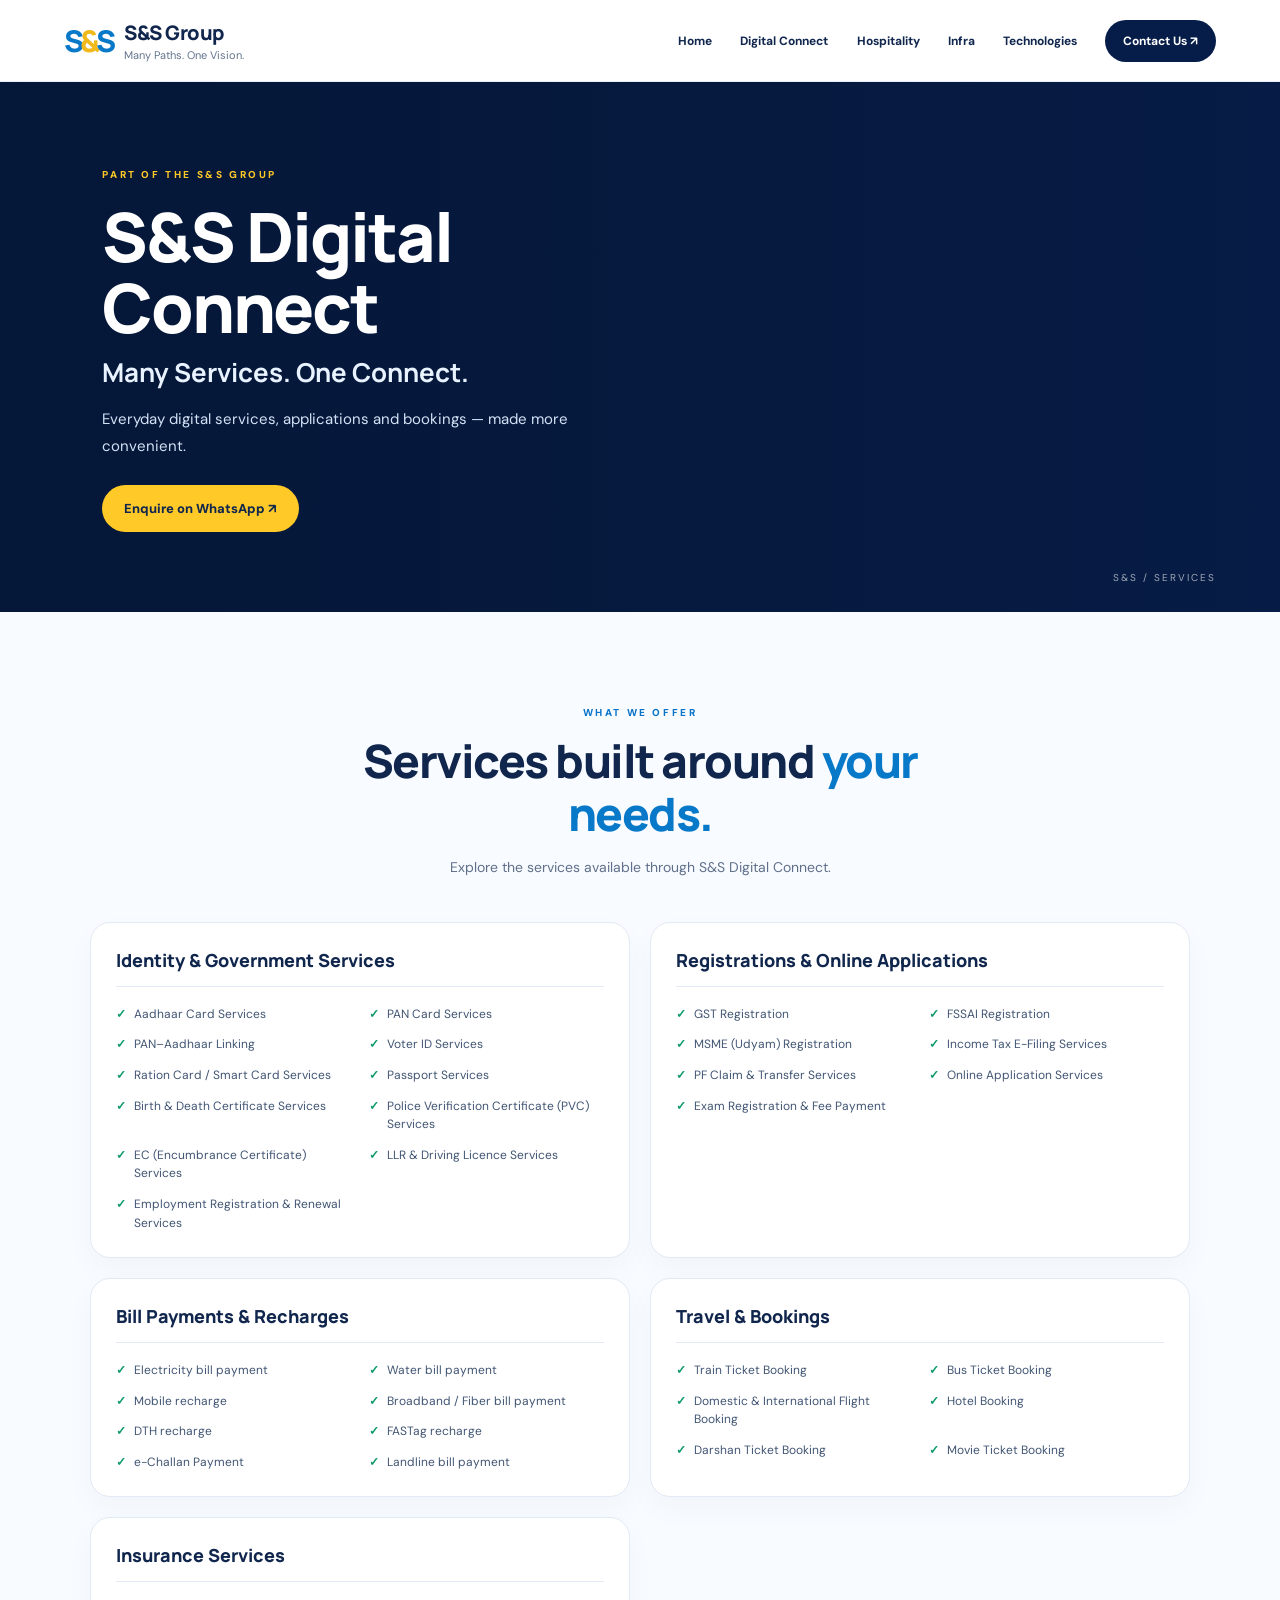
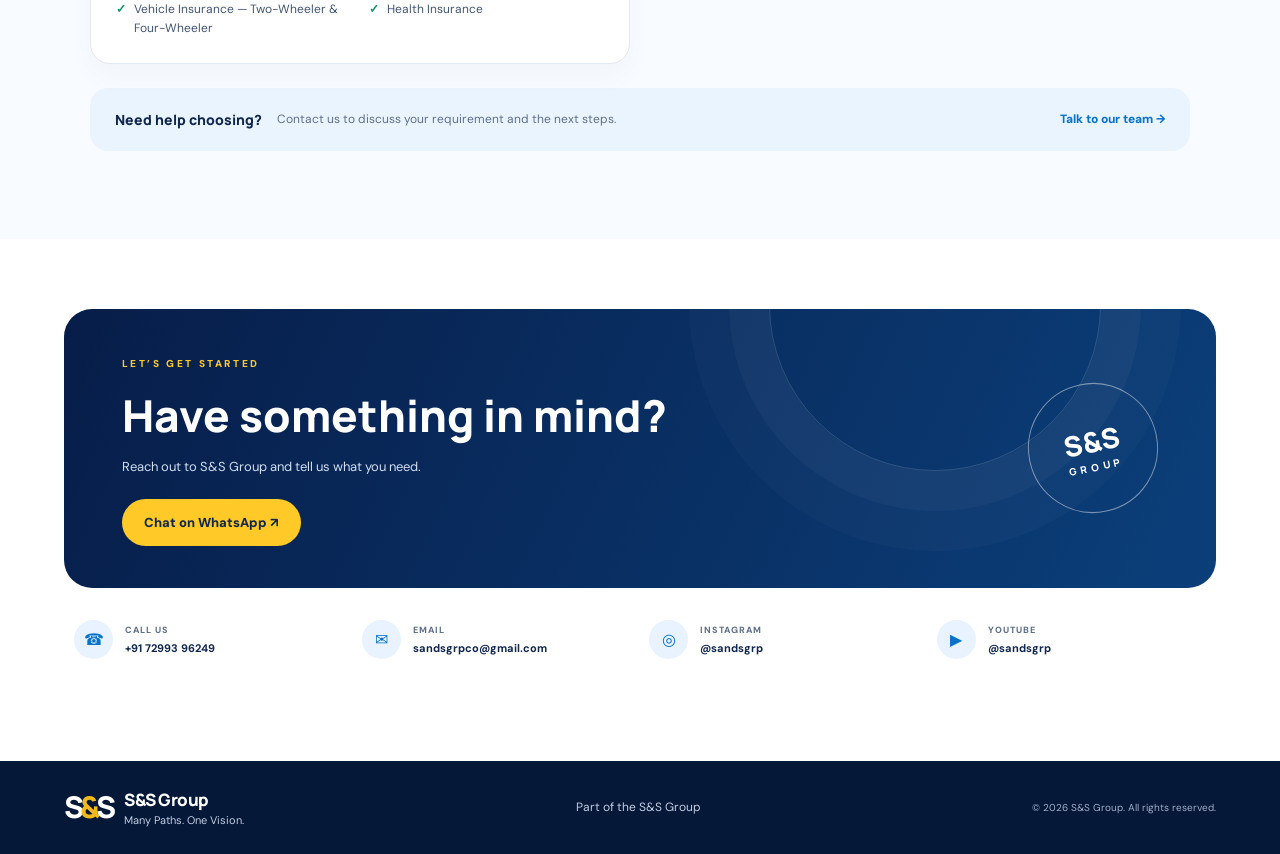
<file: digital-connect.html>
<!DOCTYPE html><html lang="en"><head><meta charset="UTF-8"><meta name="viewport" content="width=device-width, initial-scale=1.0"><meta name="description" content="S&S Digital Connect — Many Services. One Connect."><title>S&S Digital Connect | S&S Group</title><link rel="preconnect" href="https://fonts.googleapis.com"><link rel="preconnect" href="https://fonts.gstatic.com" crossorigin><link href="https://fonts.googleapis.com/css2?family=DM+Sans:wght@400;500;600;700&family=Manrope:wght@400;500;600;700;800&display=swap" rel="stylesheet"><link rel="stylesheet" href="style.css"></head><body class="detail-page blue"><header class="site-header"><a class="brand" href="index.html"><span class="brand-mark">S<span>&</span>S</span><span><b>S&S Group</b><small>Many Paths. One Vision.</small></span></a><button class="menu-toggle" aria-label="Toggle navigation" aria-expanded="false">☰</button><nav class="nav"><a href="index.html">Home</a><a href="digital-connect.html">Digital Connect</a><a href="hospitality.html">Hospitality</a><a href="infra.html">Infra</a><a href="technologies.html">Technologies</a><a class="nav-cta" href="#contact">Contact Us ↗</a></nav></header><main><section class="detail-hero"><div class="detail-hero-photo" style="background-image:linear-gradient(90deg,rgba(5,23,55,.94),rgba(5,23,55,.62),rgba(5,23,55,.2)),url('https://images.unsplash.com/photo-1516321318423-f06f85e504b3?auto=format&fit=crop&w=2000&q=90')"></div><div class="detail-hero-content"><span class="eyebrow">PART OF THE S&S GROUP</span><h1>S&S Digital Connect</h1><h2>Many Services. One Connect.</h2><p>Everyday digital services, applications and bookings — made more convenient.</p><a class="button button-gold" href="https://wa.me/917299396249" target="_blank" rel="noopener">Enquire on WhatsApp ↗</a></div><span class="detail-index">S&S / SERVICES</span></section><section class="section detail-services"><div class="section-heading"><span class="eyebrow">WHAT WE OFFER</span><h2>Services built around <em>your needs.</em></h2><p>Explore the services available through S&S Digital Connect.</p></div><div class="service-grid"><article class="service-group"><h3>Identity & Government Services</h3><ul><li>Aadhaar Card Services</li><li>PAN Card Services</li><li>PAN–Aadhaar Linking</li><li>Voter ID Services</li><li>Ration Card / Smart Card Services</li><li>Passport Services</li><li>Birth & Death Certificate Services</li><li>Police Verification Certificate (PVC) Services</li><li>EC (Encumbrance Certificate) Services</li><li>LLR & Driving Licence Services</li><li>Employment Registration & Renewal Services</li></ul></article><article class="service-group"><h3>Registrations & Online Applications</h3><ul><li>GST Registration</li><li>FSSAI Registration</li><li>MSME (Udyam) Registration</li><li>Income Tax E-Filing Services</li><li>PF Claim & Transfer Services</li><li>Online Application Services</li><li>Exam Registration & Fee Payment</li></ul></article><article class="service-group"><h3>Bill Payments & Recharges</h3><ul><li>Electricity bill payment</li><li>Water bill payment</li><li>Mobile recharge</li><li>Broadband / Fiber bill payment</li><li>DTH recharge</li><li>FASTag recharge</li><li>e-Challan Payment</li><li>Landline bill payment</li></ul></article><article class="service-group"><h3>Travel & Bookings</h3><ul><li>Train Ticket Booking</li><li>Bus Ticket Booking</li><li>Domestic & International Flight Booking</li><li>Hotel Booking</li><li>Darshan Ticket Booking</li><li>Movie Ticket Booking</li></ul></article><article class="service-group"><h3>Insurance Services</h3><ul><li>Vehicle Insurance — Two-Wheeler & Four-Wheeler</li><li>Health Insurance</li></ul></article></div><div class="service-note"><b>Need help choosing?</b><span>Contact us to discuss your requirement and the next steps.</span><a href="https://wa.me/917299396249" target="_blank" rel="noopener">Talk to our team →</a></div></section><section class="contact-section" id="contact"><div class="contact-banner"><div><span class="eyebrow">LET’S GET STARTED</span><h2>Have something in mind?</h2><p>Reach out to S&S Group and tell us what you need.</p><a class="button button-gold" href="https://wa.me/917299396249" target="_blank" rel="noopener">Chat on WhatsApp ↗</a></div><div class="contact-orbit">S&S<br><span>GROUP</span></div></div><div class="contact-details"><div><span class="detail-icon">☎</span><span><small>CALL US</small><a href="tel:+917299396249">+91 72993 96249</a></span></div><div><span class="detail-icon">✉</span><span><small>EMAIL</small><a href="mailto:sandsgrpco@gmail.com">sandsgrpco@gmail.com</a></span></div><div><span class="detail-icon">◎</span><span><small>INSTAGRAM</small><a href="https://www.instagram.com/sandsgrp" target="_blank" rel="noopener">@sandsgrp</a></span></div><div><span class="detail-icon">▶</span><span><small>YOUTUBE</small><a href="https://www.youtube.com/@sandsgrp" target="_blank" rel="noopener">@sandsgrp</a></span></div></div></section></main><footer class="footer"><a class="brand brand-light" href="index.html"><span class="brand-mark">S<span>&</span>S</span><span><b>S&S Group</b><small>Many Paths. One Vision.</small></span></a><span>Part of the S&S Group</span><small>© <span id="year"></span> S&S Group. All rights reserved.</small></footer><script src="script.js"></script></body></html>
</file>
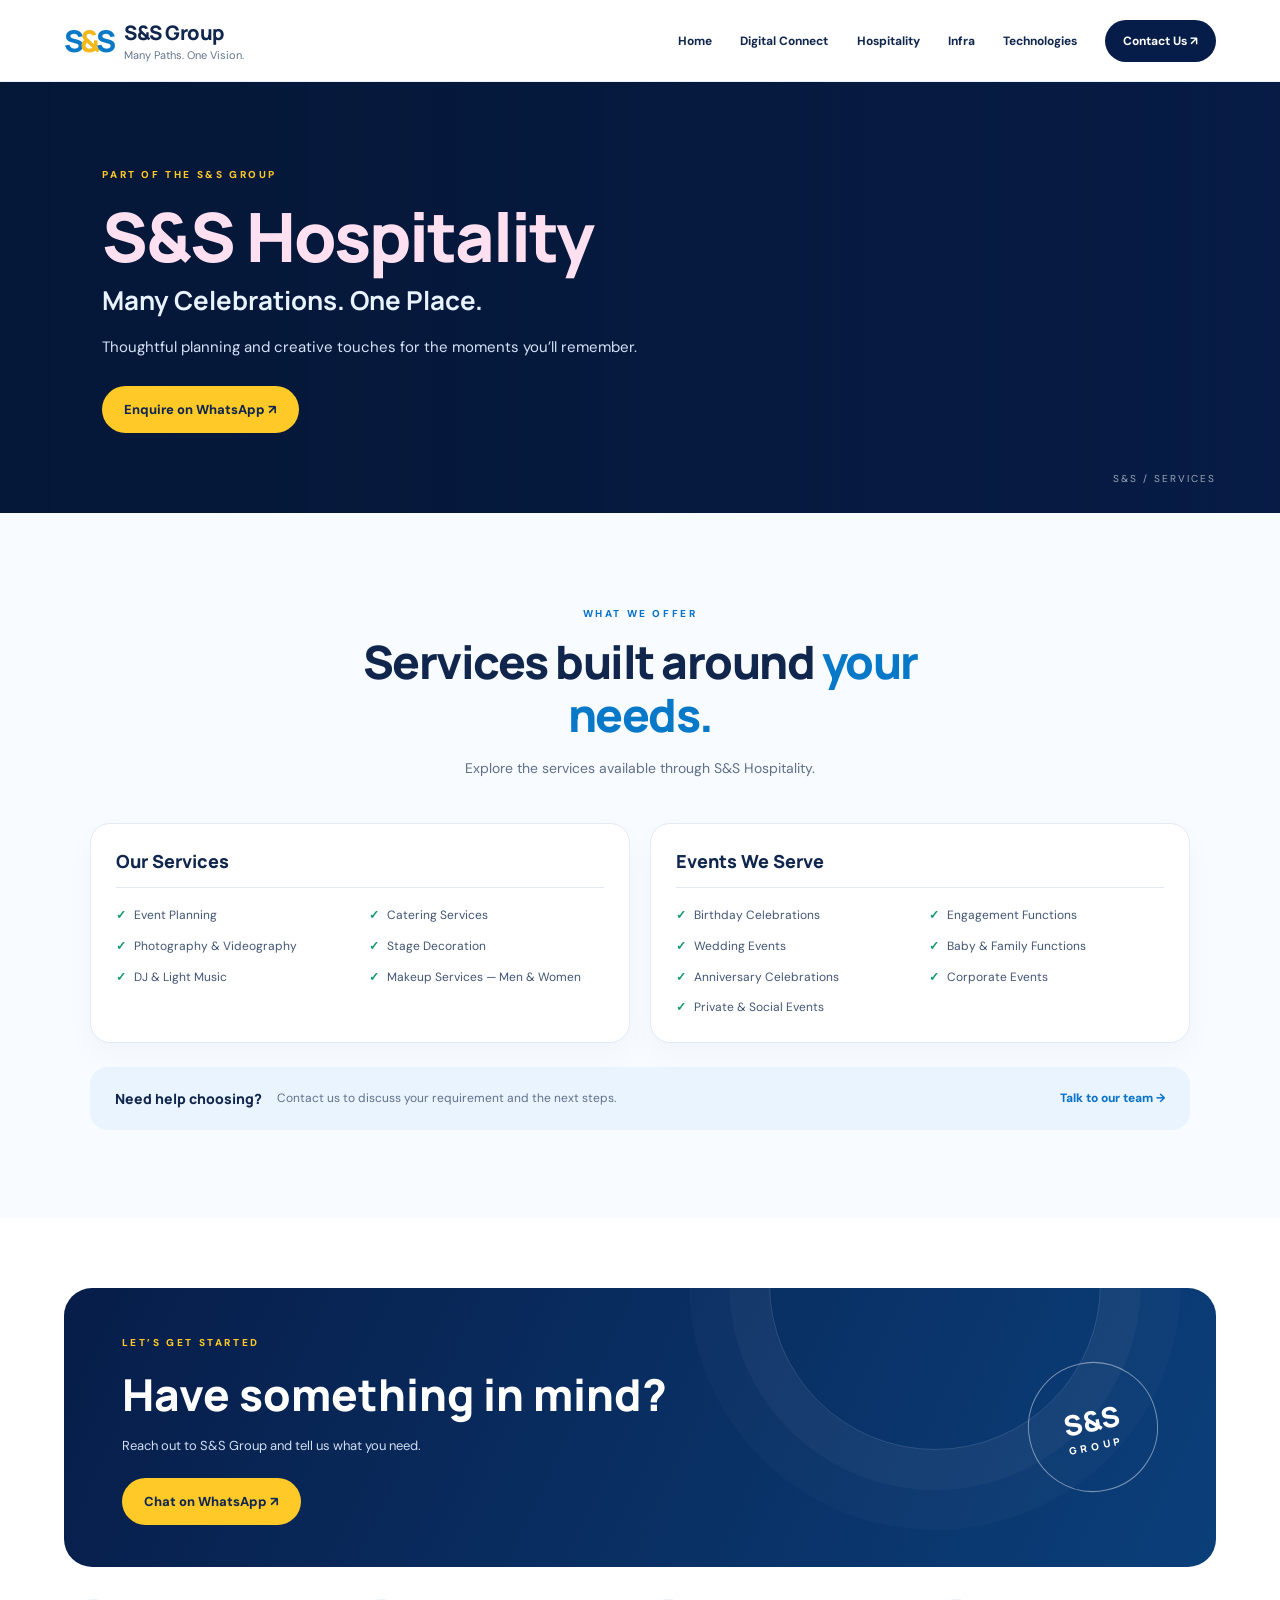
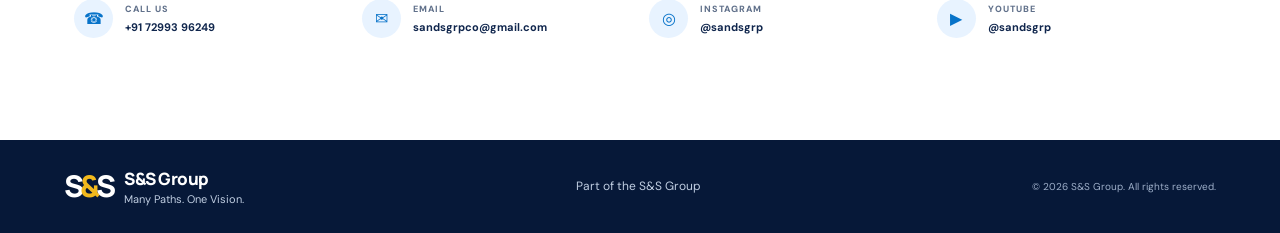
<file: hospitality.html>
<!DOCTYPE html><html lang="en"><head><meta charset="UTF-8"><meta name="viewport" content="width=device-width, initial-scale=1.0"><meta name="description" content="S&S Hospitality — Many Celebrations. One Place."><title>S&S Hospitality | S&S Group</title><link rel="preconnect" href="https://fonts.googleapis.com"><link rel="preconnect" href="https://fonts.gstatic.com" crossorigin><link href="https://fonts.googleapis.com/css2?family=DM+Sans:wght@400;500;600;700&family=Manrope:wght@400;500;600;700;800&display=swap" rel="stylesheet"><link rel="stylesheet" href="style.css"></head><body class="detail-page pink"><header class="site-header"><a class="brand" href="index.html"><span class="brand-mark">S<span>&</span>S</span><span><b>S&S Group</b><small>Many Paths. One Vision.</small></span></a><button class="menu-toggle" aria-label="Toggle navigation" aria-expanded="false">☰</button><nav class="nav"><a href="index.html">Home</a><a href="digital-connect.html">Digital Connect</a><a href="hospitality.html">Hospitality</a><a href="infra.html">Infra</a><a href="technologies.html">Technologies</a><a class="nav-cta" href="#contact">Contact Us ↗</a></nav></header><main><section class="detail-hero"><div class="detail-hero-photo" style="background-image:linear-gradient(90deg,rgba(5,23,55,.94),rgba(5,23,55,.62),rgba(5,23,55,.2)),url('https://images.unsplash.com/photo-1519167758481-83f550bb49b3?auto=format&fit=crop&w=2000&q=90')"></div><div class="detail-hero-content"><span class="eyebrow">PART OF THE S&S GROUP</span><h1>S&S Hospitality</h1><h2>Many Celebrations. One Place.</h2><p>Thoughtful planning and creative touches for the moments you’ll remember.</p><a class="button button-gold" href="https://wa.me/917299396249" target="_blank" rel="noopener">Enquire on WhatsApp ↗</a></div><span class="detail-index">S&S / SERVICES</span></section><section class="section detail-services"><div class="section-heading"><span class="eyebrow">WHAT WE OFFER</span><h2>Services built around <em>your needs.</em></h2><p>Explore the services available through S&S Hospitality.</p></div><div class="service-grid"><article class="service-group"><h3>Our Services</h3><ul><li>Event Planning</li><li>Catering Services</li><li>Photography & Videography</li><li>Stage Decoration</li><li>DJ & Light Music</li><li>Makeup Services — Men & Women</li></ul></article><article class="service-group"><h3>Events We Serve</h3><ul><li>Birthday Celebrations</li><li>Engagement Functions</li><li>Wedding Events</li><li>Baby & Family Functions</li><li>Anniversary Celebrations</li><li>Corporate Events</li><li>Private & Social Events</li></ul></article></div><div class="service-note"><b>Need help choosing?</b><span>Contact us to discuss your requirement and the next steps.</span><a href="https://wa.me/917299396249" target="_blank" rel="noopener">Talk to our team →</a></div></section><section class="contact-section" id="contact"><div class="contact-banner"><div><span class="eyebrow">LET’S GET STARTED</span><h2>Have something in mind?</h2><p>Reach out to S&S Group and tell us what you need.</p><a class="button button-gold" href="https://wa.me/917299396249" target="_blank" rel="noopener">Chat on WhatsApp ↗</a></div><div class="contact-orbit">S&S<br><span>GROUP</span></div></div><div class="contact-details"><div><span class="detail-icon">☎</span><span><small>CALL US</small><a href="tel:+917299396249">+91 72993 96249</a></span></div><div><span class="detail-icon">✉</span><span><small>EMAIL</small><a href="mailto:sandsgrpco@gmail.com">sandsgrpco@gmail.com</a></span></div><div><span class="detail-icon">◎</span><span><small>INSTAGRAM</small><a href="https://www.instagram.com/sandsgrp" target="_blank" rel="noopener">@sandsgrp</a></span></div><div><span class="detail-icon">▶</span><span><small>YOUTUBE</small><a href="https://www.youtube.com/@sandsgrp" target="_blank" rel="noopener">@sandsgrp</a></span></div></div></section></main><footer class="footer"><a class="brand brand-light" href="index.html"><span class="brand-mark">S<span>&</span>S</span><span><b>S&S Group</b><small>Many Paths. One Vision.</small></span></a><span>Part of the S&S Group</span><small>© <span id="year"></span> S&S Group. All rights reserved.</small></footer><script src="script.js"></script></body></html>
</file>
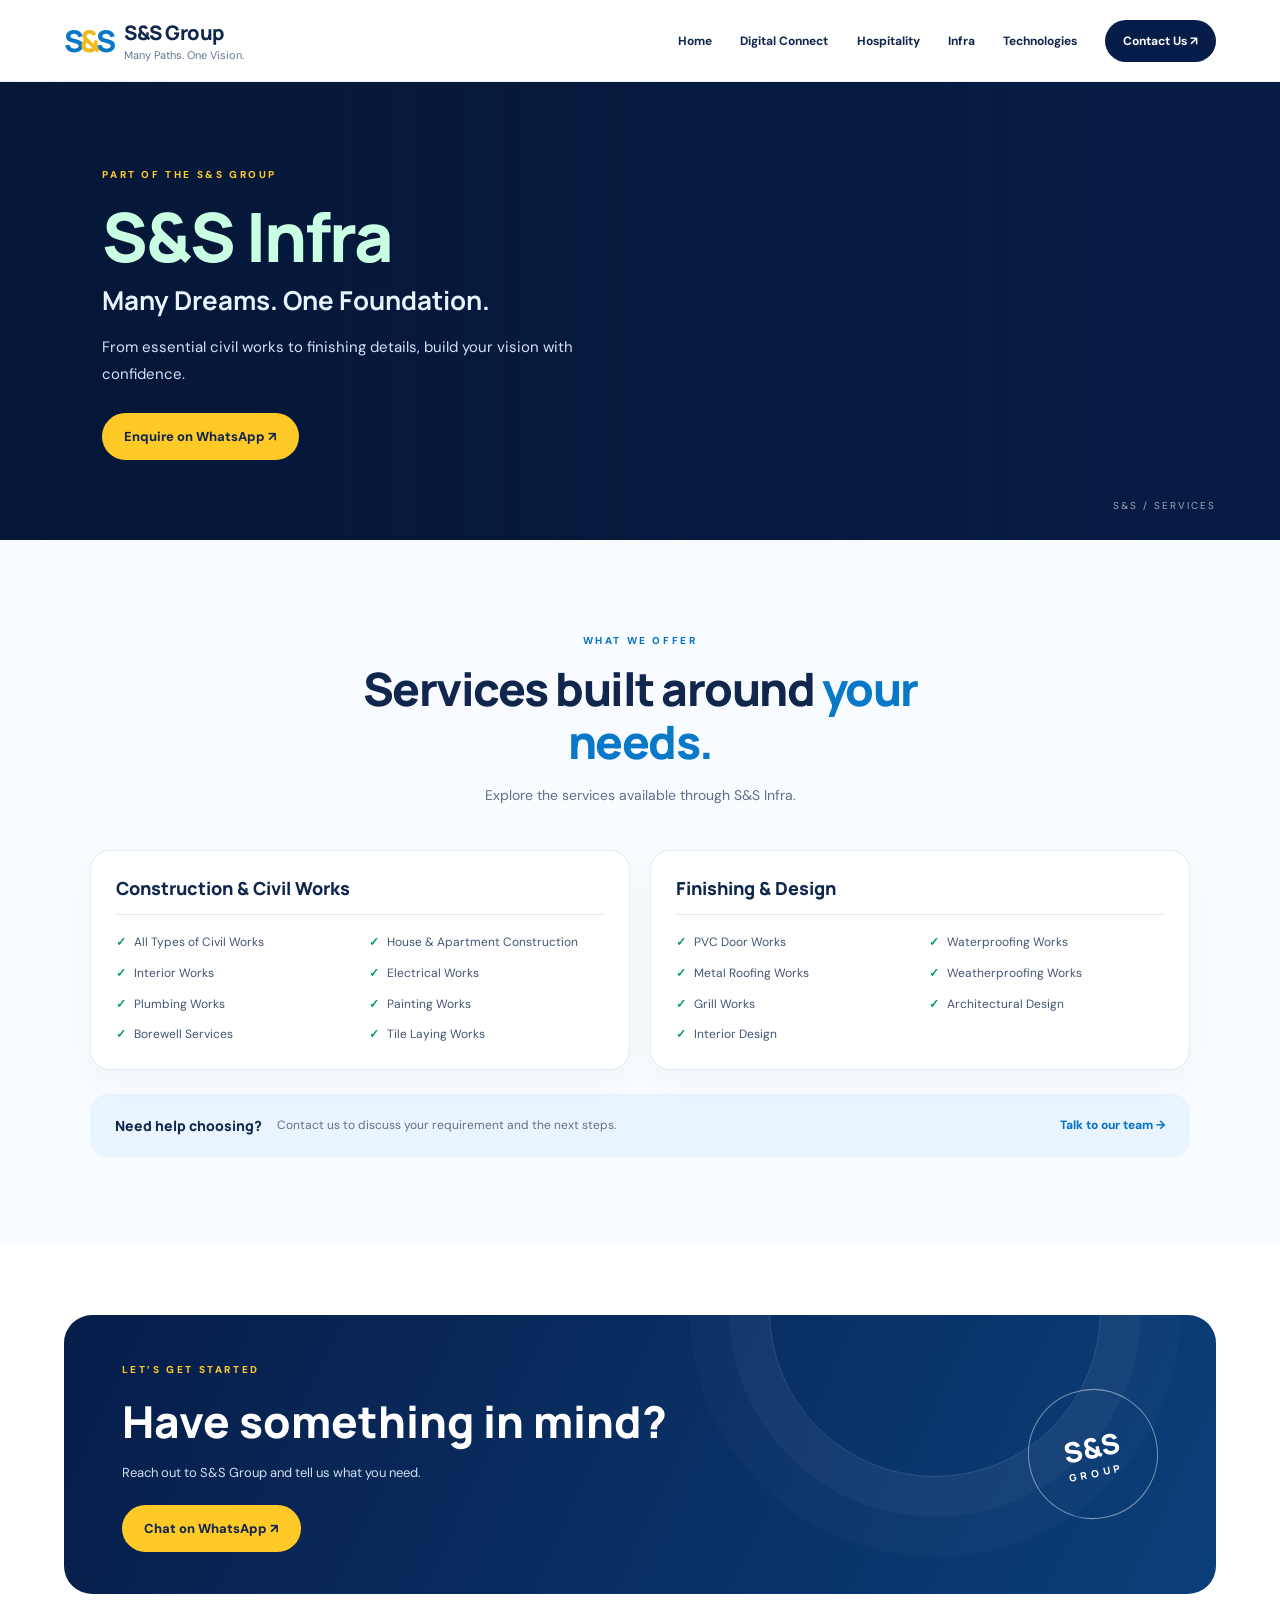
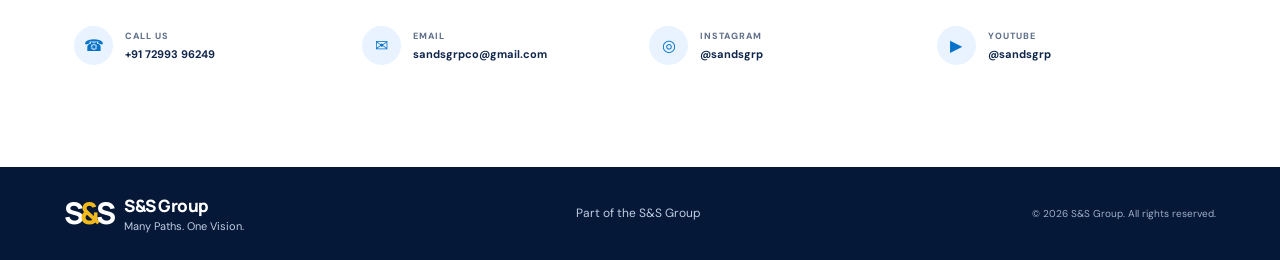
<file: infra.html>
<!DOCTYPE html><html lang="en"><head><meta charset="UTF-8"><meta name="viewport" content="width=device-width, initial-scale=1.0"><meta name="description" content="S&S Infra — Many Dreams. One Foundation."><title>S&S Infra | S&S Group</title><link rel="preconnect" href="https://fonts.googleapis.com"><link rel="preconnect" href="https://fonts.gstatic.com" crossorigin><link href="https://fonts.googleapis.com/css2?family=DM+Sans:wght@400;500;600;700&family=Manrope:wght@400;500;600;700;800&display=swap" rel="stylesheet"><link rel="stylesheet" href="style.css"></head><body class="detail-page green"><header class="site-header"><a class="brand" href="index.html"><span class="brand-mark">S<span>&</span>S</span><span><b>S&S Group</b><small>Many Paths. One Vision.</small></span></a><button class="menu-toggle" aria-label="Toggle navigation" aria-expanded="false">☰</button><nav class="nav"><a href="index.html">Home</a><a href="digital-connect.html">Digital Connect</a><a href="hospitality.html">Hospitality</a><a href="infra.html">Infra</a><a href="technologies.html">Technologies</a><a class="nav-cta" href="#contact">Contact Us ↗</a></nav></header><main><section class="detail-hero"><div class="detail-hero-photo" style="background-image:linear-gradient(90deg,rgba(5,23,55,.94),rgba(5,23,55,.62),rgba(5,23,55,.2)),url('https://images.unsplash.com/photo-1541888946425-d81bb19240f5?auto=format&fit=crop&w=2000&q=90')"></div><div class="detail-hero-content"><span class="eyebrow">PART OF THE S&S GROUP</span><h1>S&S Infra</h1><h2>Many Dreams. One Foundation.</h2><p>From essential civil works to finishing details, build your vision with confidence.</p><a class="button button-gold" href="https://wa.me/917299396249" target="_blank" rel="noopener">Enquire on WhatsApp ↗</a></div><span class="detail-index">S&S / SERVICES</span></section><section class="section detail-services"><div class="section-heading"><span class="eyebrow">WHAT WE OFFER</span><h2>Services built around <em>your needs.</em></h2><p>Explore the services available through S&S Infra.</p></div><div class="service-grid"><article class="service-group"><h3>Construction & Civil Works</h3><ul><li>All Types of Civil Works</li><li>House & Apartment Construction</li><li>Interior Works</li><li>Electrical Works</li><li>Plumbing Works</li><li>Painting Works</li><li>Borewell Services</li><li>Tile Laying Works</li></ul></article><article class="service-group"><h3>Finishing & Design</h3><ul><li>PVC Door Works</li><li>Waterproofing Works</li><li>Metal Roofing Works</li><li>Weatherproofing Works</li><li>Grill Works</li><li>Architectural Design</li><li>Interior Design</li></ul></article></div><div class="service-note"><b>Need help choosing?</b><span>Contact us to discuss your requirement and the next steps.</span><a href="https://wa.me/917299396249" target="_blank" rel="noopener">Talk to our team →</a></div></section><section class="contact-section" id="contact"><div class="contact-banner"><div><span class="eyebrow">LET’S GET STARTED</span><h2>Have something in mind?</h2><p>Reach out to S&S Group and tell us what you need.</p><a class="button button-gold" href="https://wa.me/917299396249" target="_blank" rel="noopener">Chat on WhatsApp ↗</a></div><div class="contact-orbit">S&S<br><span>GROUP</span></div></div><div class="contact-details"><div><span class="detail-icon">☎</span><span><small>CALL US</small><a href="tel:+917299396249">+91 72993 96249</a></span></div><div><span class="detail-icon">✉</span><span><small>EMAIL</small><a href="mailto:sandsgrpco@gmail.com">sandsgrpco@gmail.com</a></span></div><div><span class="detail-icon">◎</span><span><small>INSTAGRAM</small><a href="https://www.instagram.com/sandsgrp" target="_blank" rel="noopener">@sandsgrp</a></span></div><div><span class="detail-icon">▶</span><span><small>YOUTUBE</small><a href="https://www.youtube.com/@sandsgrp" target="_blank" rel="noopener">@sandsgrp</a></span></div></div></section></main><footer class="footer"><a class="brand brand-light" href="index.html"><span class="brand-mark">S<span>&</span>S</span><span><b>S&S Group</b><small>Many Paths. One Vision.</small></span></a><span>Part of the S&S Group</span><small>© <span id="year"></span> S&S Group. All rights reserved.</small></footer><script src="script.js"></script></body></html>
</file>
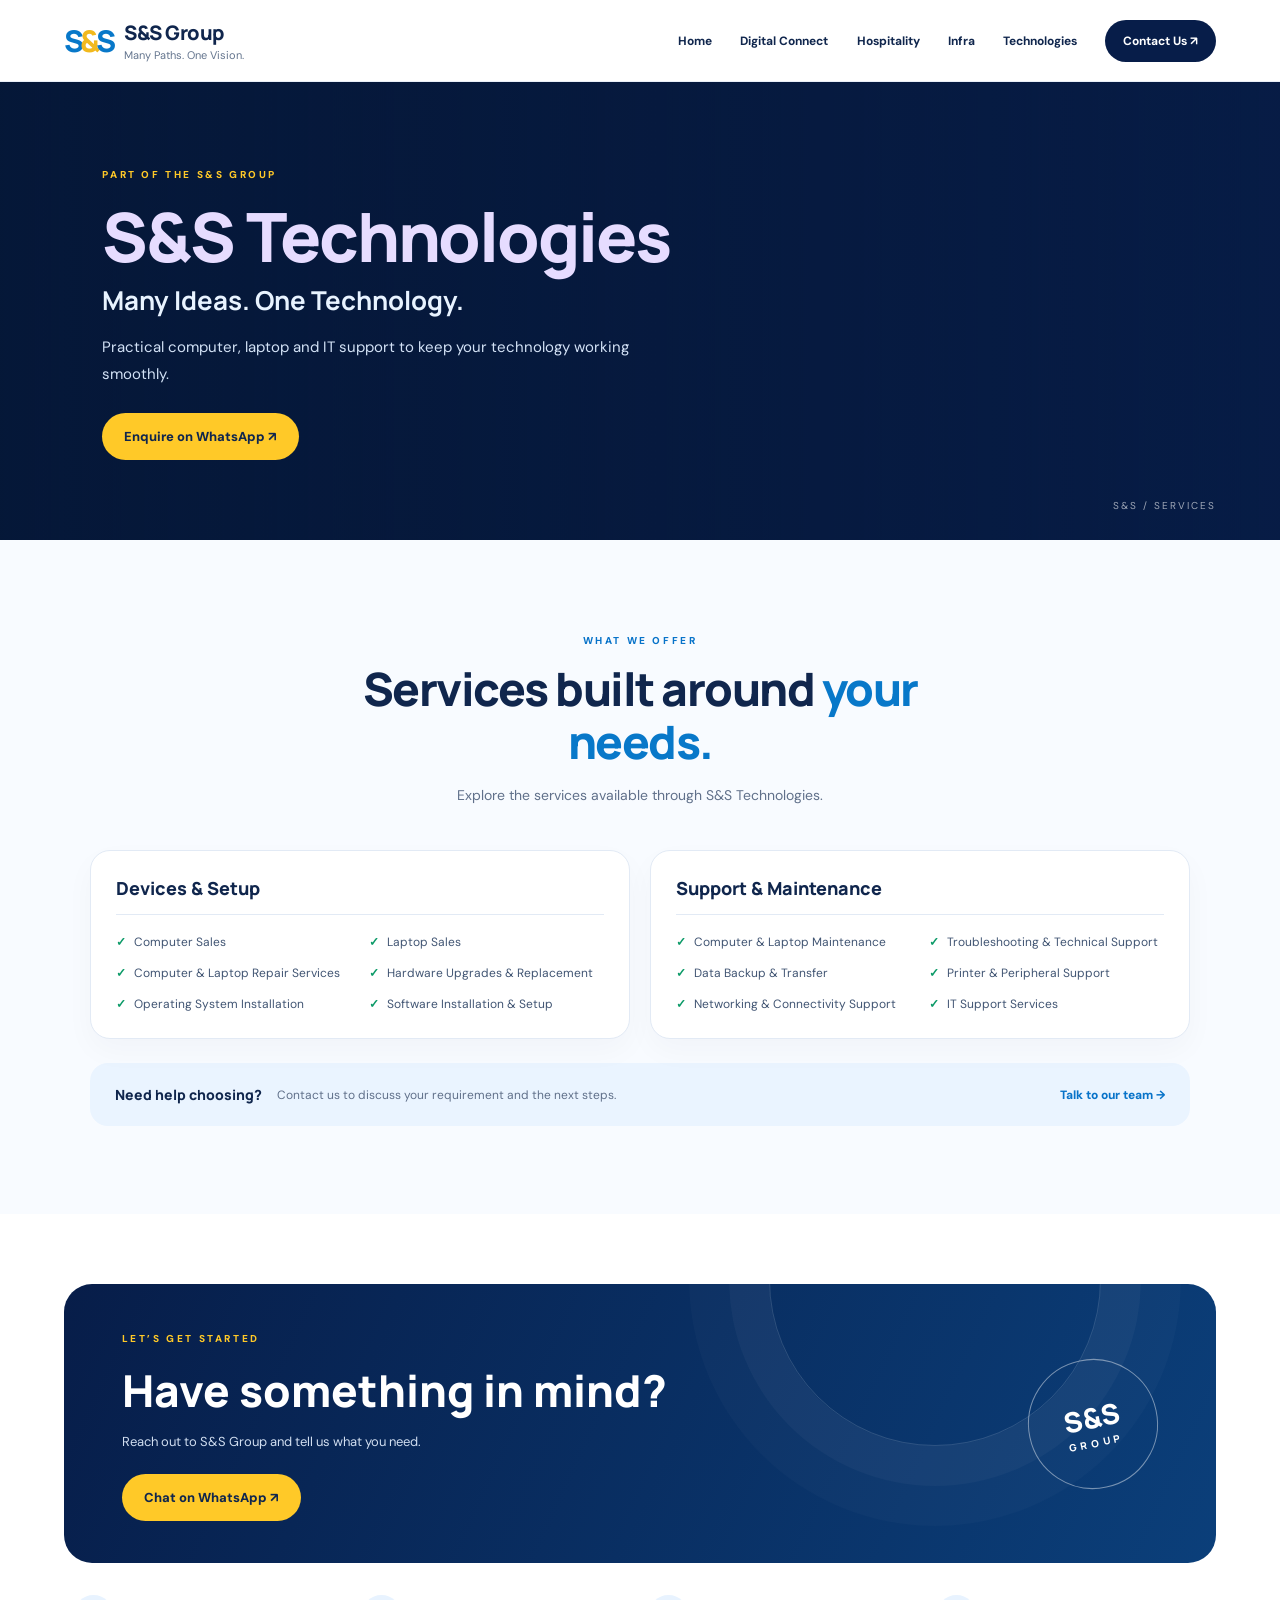
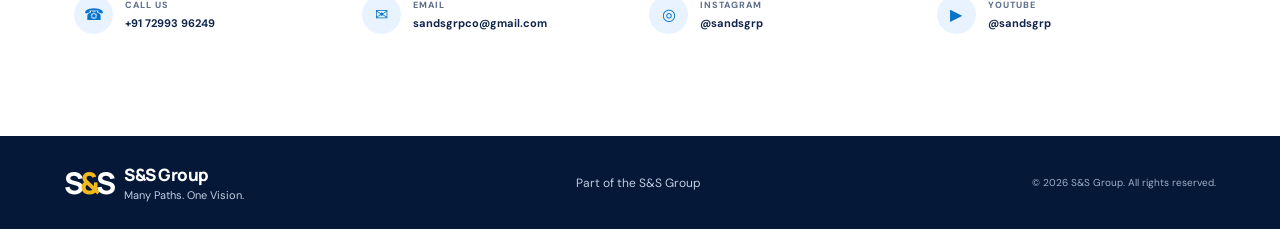
<file: technologies.html>
<!DOCTYPE html><html lang="en"><head><meta charset="UTF-8"><meta name="viewport" content="width=device-width, initial-scale=1.0"><meta name="description" content="S&S Technologies — Many Ideas. One Technology."><title>S&S Technologies | S&S Group</title><link rel="preconnect" href="https://fonts.googleapis.com"><link rel="preconnect" href="https://fonts.gstatic.com" crossorigin><link href="https://fonts.googleapis.com/css2?family=DM+Sans:wght@400;500;600;700&family=Manrope:wght@400;500;600;700;800&display=swap" rel="stylesheet"><link rel="stylesheet" href="style.css"></head><body class="detail-page violet"><header class="site-header"><a class="brand" href="index.html"><span class="brand-mark">S<span>&</span>S</span><span><b>S&S Group</b><small>Many Paths. One Vision.</small></span></a><button class="menu-toggle" aria-label="Toggle navigation" aria-expanded="false">☰</button><nav class="nav"><a href="index.html">Home</a><a href="digital-connect.html">Digital Connect</a><a href="hospitality.html">Hospitality</a><a href="infra.html">Infra</a><a href="technologies.html">Technologies</a><a class="nav-cta" href="#contact">Contact Us ↗</a></nav></header><main><section class="detail-hero"><div class="detail-hero-photo" style="background-image:linear-gradient(90deg,rgba(5,23,55,.94),rgba(5,23,55,.62),rgba(5,23,55,.2)),url('https://images.unsplash.com/photo-1498050108023-c5249f4df085?auto=format&fit=crop&w=2000&q=90')"></div><div class="detail-hero-content"><span class="eyebrow">PART OF THE S&S GROUP</span><h1>S&S Technologies</h1><h2>Many Ideas. One Technology.</h2><p>Practical computer, laptop and IT support to keep your technology working smoothly.</p><a class="button button-gold" href="https://wa.me/917299396249" target="_blank" rel="noopener">Enquire on WhatsApp ↗</a></div><span class="detail-index">S&S / SERVICES</span></section><section class="section detail-services"><div class="section-heading"><span class="eyebrow">WHAT WE OFFER</span><h2>Services built around <em>your needs.</em></h2><p>Explore the services available through S&S Technologies.</p></div><div class="service-grid"><article class="service-group"><h3>Devices & Setup</h3><ul><li>Computer Sales</li><li>Laptop Sales</li><li>Computer & Laptop Repair Services</li><li>Hardware Upgrades & Replacement</li><li>Operating System Installation</li><li>Software Installation & Setup</li></ul></article><article class="service-group"><h3>Support & Maintenance</h3><ul><li>Computer & Laptop Maintenance</li><li>Troubleshooting & Technical Support</li><li>Data Backup & Transfer</li><li>Printer & Peripheral Support</li><li>Networking & Connectivity Support</li><li>IT Support Services</li></ul></article></div><div class="service-note"><b>Need help choosing?</b><span>Contact us to discuss your requirement and the next steps.</span><a href="https://wa.me/917299396249" target="_blank" rel="noopener">Talk to our team →</a></div></section><section class="contact-section" id="contact"><div class="contact-banner"><div><span class="eyebrow">LET’S GET STARTED</span><h2>Have something in mind?</h2><p>Reach out to S&S Group and tell us what you need.</p><a class="button button-gold" href="https://wa.me/917299396249" target="_blank" rel="noopener">Chat on WhatsApp ↗</a></div><div class="contact-orbit">S&S<br><span>GROUP</span></div></div><div class="contact-details"><div><span class="detail-icon">☎</span><span><small>CALL US</small><a href="tel:+917299396249">+91 72993 96249</a></span></div><div><span class="detail-icon">✉</span><span><small>EMAIL</small><a href="mailto:sandsgrpco@gmail.com">sandsgrpco@gmail.com</a></span></div><div><span class="detail-icon">◎</span><span><small>INSTAGRAM</small><a href="https://www.instagram.com/sandsgrp" target="_blank" rel="noopener">@sandsgrp</a></span></div><div><span class="detail-icon">▶</span><span><small>YOUTUBE</small><a href="https://www.youtube.com/@sandsgrp" target="_blank" rel="noopener">@sandsgrp</a></span></div></div></section></main><footer class="footer"><a class="brand brand-light" href="index.html"><span class="brand-mark">S<span>&</span>S</span><span><b>S&S Group</b><small>Many Paths. One Vision.</small></span></a><span>Part of the S&S Group</span><small>© <span id="year"></span> S&S Group. All rights reserved.</small></footer><script src="script.js"></script></body></html>
</file>
<file: style.css>
:root{--navy:#071d49;--blue:#0868c9;--gold:#ffc928;--ink:#10264d;--muted:#60708a;--paper:#f7faff;--line:#e2eaf5;--radius:24px}*{box-sizing:border-box}html{scroll-behavior:smooth;scroll-padding-top:90px}body{margin:0;font-family:'DM Sans',sans-serif;color:var(--ink);background:#fff}a{color:inherit;text-decoration:none}.site-header{height:82px;padding:0 clamp(20px,5vw,76px);display:flex;align-items:center;justify-content:space-between;gap:24px;background:#fff;position:sticky;top:0;z-index:50;border-bottom:1px solid #e9eff8}.brand{display:flex;align-items:center;gap:12px;white-space:nowrap}.brand-mark{font-family:Manrope,sans-serif;font-size:30px;font-weight:800;letter-spacing:-4px;color:#0878c9;line-height:1}.brand-mark span{color:#f2b91d}.brand b{display:block;font:800 20px Manrope,sans-serif;letter-spacing:-.5px}.brand small{display:block;font-size:11px;color:#64758e;margin-top:2px}.nav{display:flex;align-items:center;gap:clamp(12px,2.2vw,32px);font-size:12px;font-weight:700}.nav a{transition:color .2s}.nav a:hover,.nav a.active{color:#0873c9}.nav .nav-cta{background:var(--navy);color:white;padding:13px 18px;border-radius:100px}.menu-toggle{display:none;background:none;border:0;font-size:27px;color:var(--navy)}.hero{position:relative;min-height:620px;overflow:hidden;background:#dceeff}.hero-bg{position:absolute;inset:0;background:linear-gradient(90deg,rgba(255,255,255,.96) 0%,rgba(255,255,255,.88) 35%,rgba(255,255,255,.12) 74%),url('https://images.unsplash.com/photo-1470770841072-f978cf4d019e?auto=format&fit=crop&w=2200&q=90') center 52%/cover}.hero-content{position:relative;z-index:2;padding:92px 7vw 130px;max-width:760px}.eyebrow{font-size:10px;letter-spacing:2.6px;font-weight:800;color:#0873c9}.hero h1{font:800 clamp(50px,7vw,88px)/.99 Manrope,sans-serif;letter-spacing:-4px;margin:22px 0 18px;color:#071d49}.hero h1 em,.section-heading h2 em,.why-inner h2 em{font-style:normal;color:#0878c9}.hero-copy{font-size:17px;line-height:1.7;color:#334866}.hero-actions{display:flex;align-items:center;gap:24px;flex-wrap:wrap;margin-top:28px}.button{display:inline-flex;align-items:center;gap:20px;border-radius:100px;padding:15px 22px;font-size:13px;font-weight:800;transition:transform .2s,box-shadow .2s}.button:hover{transform:translateY(-3px);box-shadow:0 12px 24px #071d4924}.button-gold{background:var(--gold);color:#10264d}.button-dark{background:var(--navy);color:#fff}.text-link{font-size:12px;font-weight:700}.hero-note{display:flex;align-items:center;gap:10px;margin-top:38px;font-size:12px;font-weight:700;color:#334866}.note-dot{width:9px;height:9px;border-radius:50%;background:#17aa70;box-shadow:0 0 0 5px #17aa7020}.hero-signpost{position:absolute;right:7%;top:20%;display:grid;gap:9px;z-index:2;transform:rotate(-3deg)}.hero-signpost span{display:block;padding:13px 22px;min-width:210px;color:white;font-size:12px;font-weight:800;letter-spacing:1px;box-shadow:0 8px 18px #071d4925}.hero-signpost span:nth-child(1){background:#0873c9;clip-path:polygon(0 0,90% 0,100% 50%,90% 100%,0 100%,8% 50%)}.hero-signpost span:nth-child(2){background:#d92e85;clip-path:polygon(0 0,90% 0,100% 50%,90% 100%,0 100%,8% 50%)}.hero-signpost span:nth-child(3){background:#15985f;clip-path:polygon(0 0,90% 0,100% 50%,90% 100%,0 100%,8% 50%)}.hero-signpost span:nth-child(4){background:#6939c5;clip-path:polygon(0 0,90% 0,100% 50%,90% 100%,0 100%,8% 50%)}.hero-bottom{position:absolute;z-index:3;bottom:0;left:0;right:0;background:#fff;display:grid;grid-template-columns:repeat(3,1fr);padding:22px 7vw;gap:30px;border-radius:38px 38px 0 0}.hero-bottom>div{display:flex;align-items:center;gap:14px}.hero-bottom b{display:grid;place-items:center;width:42px;height:42px;border:1px solid #d6e6f7;border-radius:50%;font-size:20px;color:#0873c9}.hero-bottom strong,.hero-bottom small{display:block}.hero-bottom strong{font-size:12px}.hero-bottom small{font-size:10px;color:var(--muted);margin-top:4px}.section{padding:88px clamp(20px,5vw,76px)}.businesses{background:linear-gradient(180deg,#fff,#f7faff)}.section-heading{text-align:center;max-width:700px;margin:0 auto 42px}.section-heading h2,.why-inner h2{font:800 clamp(30px,4vw,46px)/1.15 Manrope,sans-serif;letter-spacing:-1.5px;margin:14px 0}.section-heading p,.why-inner>div>p{font-size:14px;line-height:1.8;color:var(--muted)}.business-grid{display:grid;grid-template-columns:repeat(4,minmax(0,1fr));gap:18px}.business-card{border:1px solid var(--line);border-radius:22px;overflow:hidden;background:#fff;box-shadow:0 12px 35px #0c2c5510;transition:transform .25s,box-shadow .25s}.business-card:hover{transform:translateY(-8px);box-shadow:0 20px 40px #0c2c5520}.card-top{height:76px;padding:17px 20px;display:flex;justify-content:space-between;align-items:center}.card-icon{width:43px;height:43px;border-radius:14px;display:grid;place-items:center;background:#fff;font-size:25px;font-weight:700}.card-number{font-size:12px;font-weight:800;opacity:.6}.business-card img{display:block;width:100%;height:170px;object-fit:cover}.card-content{padding:21px 20px 24px}.card-kicker{font-size:9px;font-weight:800;letter-spacing:1.2px;opacity:.75}.card-content h3{font:800 18px Manrope,sans-serif;margin:10px 0 7px;letter-spacing:-.5px}.card-content p{font-size:12px;color:var(--muted);min-height:20px;margin:0 0 21px}.card-content a{display:flex;justify-content:space-between;align-items:center;font-size:12px;font-weight:800;border-top:1px solid var(--line);padding-top:16px}.blue .card-top{background:#d9efff;color:#0868c9}.blue .card-icon{color:#0868c9}.blue .card-content a{color:#0868c9}.pink .card-top{background:#ffe0f0;color:#c21c6e}.pink .card-icon{color:#c21c6e}.pink .card-content a{color:#c21c6e}.green .card-top{background:#d9f8e8;color:#0c8d56}.green .card-icon{color:#0c8d56}.green .card-content a{color:#0c8d56}.violet .card-top{background:#e9e0ff;color:#6230b8}.violet .card-icon{color:#6230b8}.violet .card-content a{color:#6230b8}.why-section{padding:80px clamp(20px,7vw,100px);background:#eef6ff}.why-inner{display:grid;grid-template-columns:1fr 1fr;gap:9%;max-width:1200px;margin:auto;align-items:center}.why-inner h2{margin-top:16px}.why-inner>div>p{max-width:470px;margin-bottom:28px}.benefits{border-left:1px solid #d2e0f1;padding-left:34px}.benefit{display:flex;gap:22px;padding:18px 0;border-bottom:1px solid #d7e4f3}.benefit:last-child{border:0}.benefit>span{font:800 14px Manrope;color:#0873c9;padding-top:3px}.benefit h3{font:800 16px Manrope;margin:0 0 7px}.benefit p{font-size:12px;line-height:1.7;color:var(--muted);margin:0}.contact-section{padding:70px clamp(20px,5vw,76px)}.contact-banner{background:linear-gradient(115deg,#071d49,#0b3f7a);border-radius:28px;padding:42px 5%;color:white;display:flex;align-items:center;justify-content:space-between;gap:30px;overflow:hidden;position:relative}.contact-banner:after{content:"";position:absolute;width:330px;height:330px;border:1px solid #ffffff25;border-radius:50%;right:10%;top:-170px;box-shadow:0 0 0 40px #ffffff08,0 0 0 80px #ffffff05}.contact-banner .eyebrow{color:var(--gold)}.contact-banner h2{font:800 clamp(30px,4vw,44px) Manrope;margin:13px 0}.contact-banner p{font-size:13px;color:#d1def0;margin:0 0 24px}.contact-orbit{z-index:1;width:130px;height:130px;border:1px solid #ffffff70;border-radius:50%;display:grid;place-content:center;text-align:center;font:800 28px Manrope;transform:rotate(-12deg);flex-shrink:0}.contact-orbit span{font-size:10px;letter-spacing:4px}.contact-details{display:grid;grid-template-columns:repeat(4,1fr);gap:18px;padding:32px 10px}.contact-details>div{display:flex;align-items:center;gap:12px;min-width:0}.detail-icon{width:39px;height:39px;border-radius:50%;background:#e8f3ff;color:#0873c9;display:grid;place-items:center;flex-shrink:0}.contact-details small,.contact-details a{display:block}.contact-details small{font-size:9px;letter-spacing:1px;color:var(--muted);font-weight:800;margin-bottom:5px}.contact-details a{font-size:11px;font-weight:700;overflow-wrap:anywhere}.footer{background:#061838;color:white;padding:27px clamp(20px,5vw,76px);display:flex;align-items:center;justify-content:space-between;gap:24px;flex-wrap:wrap}.brand-light .brand-mark{color:#fff}.brand-light b{font-size:17px}.brand-light small{color:#c0cee2}.footer>span{font-size:12px;color:#c0cee2}.footer>small{font-size:10px;color:#9eafc9}.reveal{opacity:0;transform:translateY(20px);transition:opacity .65s,transform .65s}.reveal.visible{opacity:1;transform:none}@media(max-width:980px){.nav{gap:13px;font-size:11px}.nav .nav-cta{padding:11px 13px}.hero-signpost{right:3%;transform:scale(.85) rotate(-3deg);transform-origin:right center}.business-grid{grid-template-columns:repeat(2,minmax(0,1fr))}.contact-details{grid-template-columns:repeat(2,1fr)}}@media(max-width:700px){.site-header{height:72px}.brand b{font-size:17px}.brand-mark{font-size:27px}.menu-toggle{display:block}.nav{display:none;position:absolute;top:71px;left:0;right:0;background:#fff;padding:18px 22px 24px;box-shadow:0 18px 25px #071d4915;flex-direction:column;align-items:stretch;gap:0}.nav.open{display:flex}.nav a{padding:13px 8px;border-bottom:1px solid #edf1f7}.nav .nav-cta{text-align:center;margin-top:12px;border:0}.hero{min-height:700px}.hero-bg{background:linear-gradient(90deg,rgba(255,255,255,.95),rgba(255,255,255,.78)),url('https://images.unsplash.com/photo-1470770841072-f978cf4d019e?auto=format&fit=crop&w=1200&q=85') center/cover}.hero-content{padding:70px 25px 220px}.hero h1{font-size:57px;letter-spacing:-3px}.hero-copy{font-size:15px}.hero-signpost{top:auto;bottom:145px;right:15px;transform:scale(.67) rotate(-3deg);transform-origin:bottom right}.hero-bottom{grid-template-columns:1fr;gap:13px;padding:18px 25px;border-radius:25px 25px 0 0}.hero-bottom>div{gap:11px}.hero-bottom b{width:34px;height:34px}.hero-bottom small{display:inline;margin-left:8px}.hero-bottom strong{display:inline}.section{padding:65px 20px}.section-heading{margin-bottom:28px}.business-grid{gap:13px}.business-card{border-radius:17px}.card-top{height:58px;padding:11px}.card-icon{width:35px;height:35px;border-radius:11px;font-size:20px}.business-card img{height:120px}.card-content{padding:15px 12px 17px}.card-content h3{font-size:15px;line-height:1.3}.card-content p{font-size:11px;min-height:34px}.card-content a{font-size:11px}.card-kicker{font-size:8px}.why-inner{grid-template-columns:1fr;gap:30px}.benefits{padding-left:18px}.contact-section{padding:55px 20px}.contact-banner{padding:30px 24px}.contact-orbit{width:75px;height:75px;font-size:18px}.contact-orbit span{font-size:7px;letter-spacing:2px}.contact-banner p{line-height:1.7}.contact-details{grid-template-columns:1fr;padding:25px 3px;gap:17px}.footer{justify-content:center;text-align:center;flex-direction:column;gap:15px}.footer .brand{justify-content:center}}@media(prefers-reduced-motion:reduce){html{scroll-behavior:auto}*,*:before,*:after{transition:none!important;animation:none!important}.reveal{opacity:1;transform:none}}
/* Business detail pages */
.detail-hero{min-height:430px;position:relative;display:flex;align-items:center;overflow:hidden;background:#071d49;color:#fff}.detail-hero-photo{position:absolute;inset:0;background-size:cover;background-position:center}.detail-hero-content{position:relative;z-index:1;padding:80px clamp(22px,8vw,110px);max-width:790px}.detail-hero .eyebrow{color:var(--gold)}.detail-hero h1{font:800 clamp(38px,6vw,68px)/1.05 Manrope,sans-serif;letter-spacing:-2px;margin:18px 0 10px}.detail-hero h2{font:700 clamp(18px,2.5vw,26px) Manrope;margin:0 0 16px;color:#e8f3ff}.detail-hero p{font-size:15px;line-height:1.8;color:#d3e2f6;max-width:550px;margin-bottom:25px}.detail-index{position:absolute;right:5%;bottom:28px;font-size:10px;letter-spacing:2px;color:#ffffff9c}.detail-services{background:#f8fbff}.service-grid{display:grid;grid-template-columns:repeat(2,minmax(0,1fr));gap:20px;max-width:1100px;margin:auto}.service-group{background:#fff;border:1px solid var(--line);border-radius:20px;padding:25px;box-shadow:0 12px 30px #10264d08}.service-group h3{font:800 18px Manrope;margin:0 0 18px;padding-bottom:14px;border-bottom:1px solid var(--line)}.service-group ul{list-style:none;margin:0;padding:0;display:grid;grid-template-columns:repeat(2,minmax(0,1fr));gap:12px 18px}.service-group li{font-size:12px;line-height:1.55;color:#415573;position:relative;padding-left:18px}.service-group li:before{content:"✓";position:absolute;left:0;top:0;color:#0b9a67;font-weight:800}.detail-page.blue .detail-hero h1{color:#fff}.detail-page.pink .detail-hero h1{color:#ffe0f0}.detail-page.green .detail-hero h1{color:#c9ffe2}.detail-page.violet .detail-hero h1{color:#e6dcff}.service-note{max-width:1100px;margin:24px auto 0;background:#eaf4ff;border-radius:18px;padding:22px 25px;display:flex;align-items:center;gap:15px;flex-wrap:wrap}.service-note b{font:800 14px Manrope}.service-note span{font-size:12px;color:var(--muted);flex:1}.service-note a{font-size:12px;font-weight:800;color:#0873c9}@media(max-width:700px){.detail-hero{min-height:470px}.detail-hero-content{padding:65px 24px}.detail-hero h1{letter-spacing:-1px}.service-grid{grid-template-columns:1fr}.service-group ul{grid-template-columns:1fr}.detail-index{display:none}}
</file>
